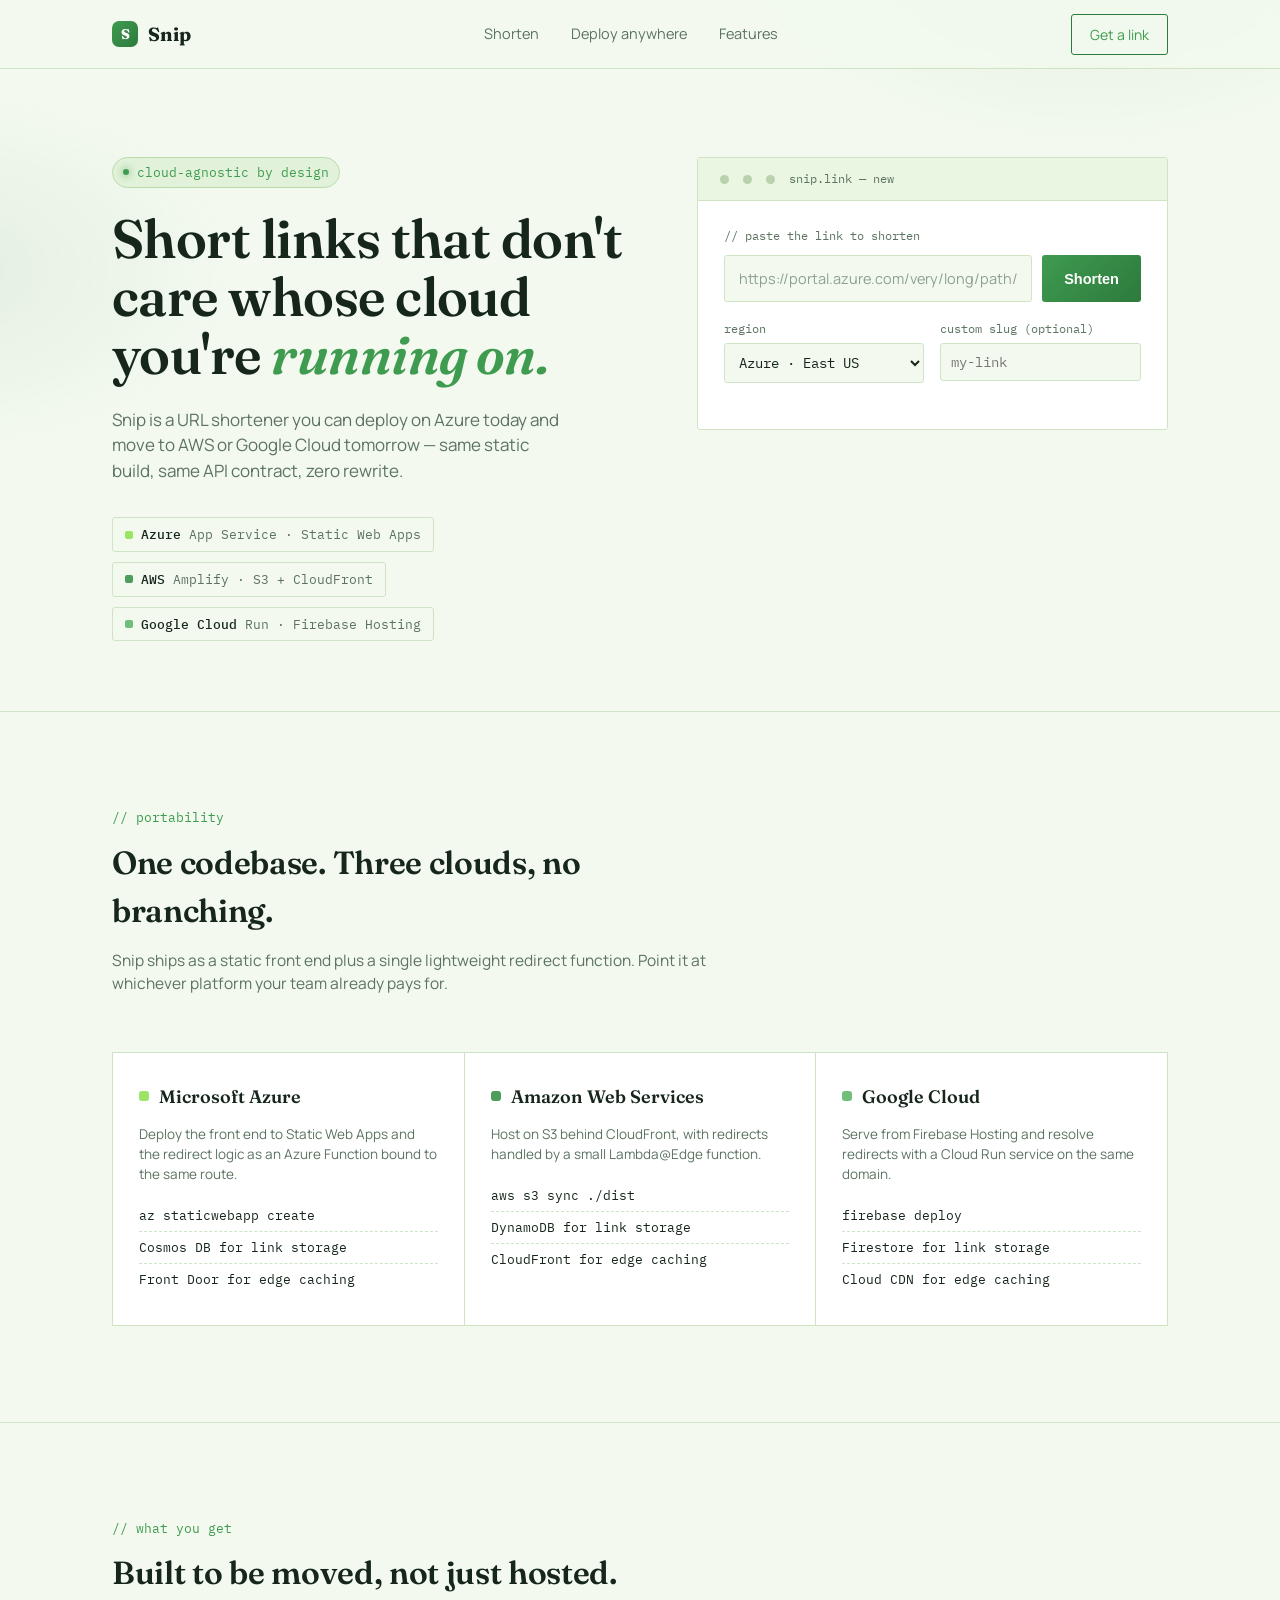
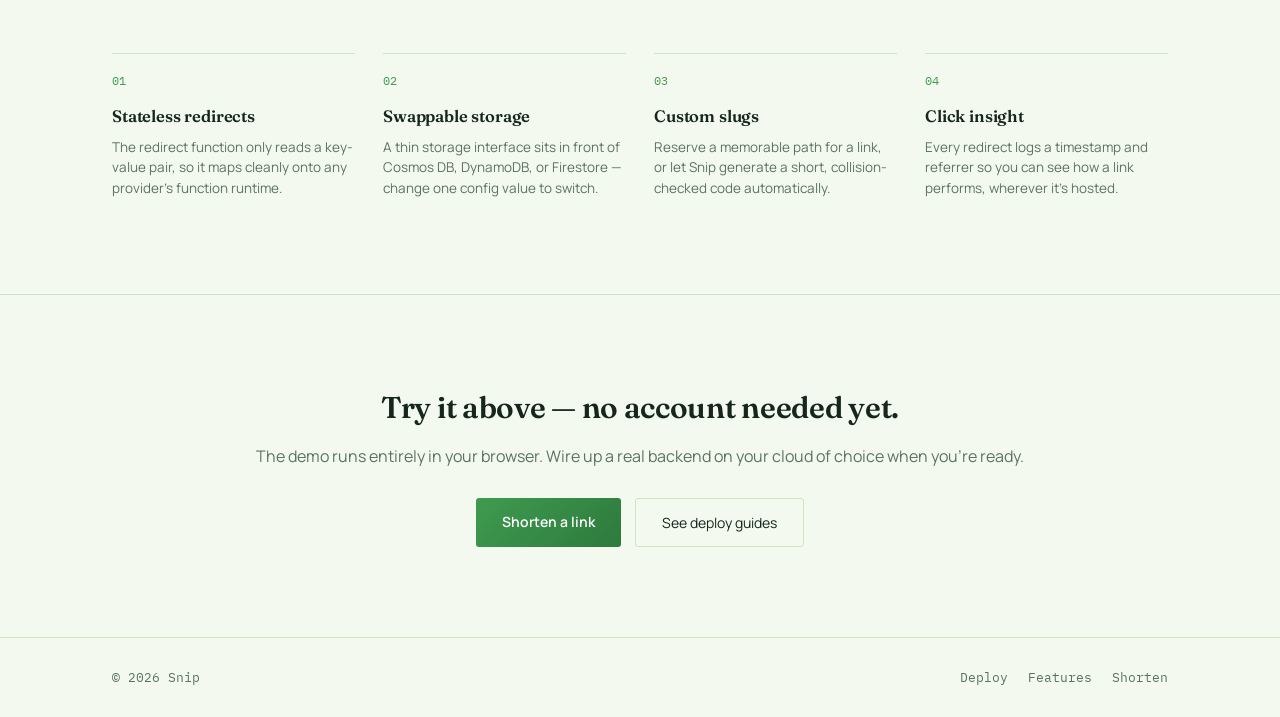
<file: Cloud-Tiny-Project/index.html>
<!DOCTYPE html>
<html lang="en">
<head>
<meta charset="UTF-8" />
<meta name="viewport" content="width=device-width, initial-scale=1.0" />
<title>Snip — Shorten links. Run anywhere.</title>
<link rel="preconnect" href="https://fonts.googleapis.com">
<link href="https://fonts.googleapis.com/css2?family=Fraunces:opsz,wght@9..144,500;9..144,600;9..144,700&family=Manrope:wght@400;500;600;700&family=IBM+Plex+Mono:wght@400;500&display=swap" rel="stylesheet">
<style>
  :root{
    --bg: #f3f9ef;
    --surface: #ffffff;
    --surface-2: #eaf5e2;
    --line: #cfe4c4;
    --text: #16261a;
    --muted: #5b7360;
    --green-1: #3f9b4f;
    --green-2: #2d7a3d;
    --green-dim: #e2f2da;
    --radius: 3px;
  }

  *{ box-sizing: border-box; margin:0; padding:0; }

  html{ scroll-behavior: smooth; }

  body{
    background: var(--bg);
    color: var(--text);
    font-family: 'Manrope', sans-serif;
    line-height: 1.5;
    -webkit-font-smoothing: antialiased;
  }

  body::before{
    content:"";
    position: fixed;
    inset: 0;
    background:
      radial-gradient(600px 400px at 85% -10%, rgba(63,155,79,0.10), transparent 60%),
      radial-gradient(500px 300px at -5% 30%, rgba(45,122,61,0.08), transparent 60%);
    pointer-events: none;
    z-index: 0;
  }

  h1,h2,h3, .display{
    font-family: 'Fraunces', serif;
    font-weight: 600;
    letter-spacing: -0.01em;
  }

  .mono{ font-family: 'IBM Plex Mono', monospace; }

  a{ color: inherit; text-decoration: none; }

  .wrap{
    max-width: 1120px;
    margin: 0 auto;
    padding: 0 32px;
  }

  /* ---------- NAV ---------- */
  nav{
    position: sticky;
    top:0;
    z-index: 20;
    background: rgba(243,249,239,0.85);
    backdrop-filter: blur(10px);
    border-bottom: 1px solid var(--line);
  }
  nav .wrap{
    display:flex;
    align-items:center;
    justify-content:space-between;
    height: 68px;
  }
  .logo{
    display:flex;
    align-items:center;
    gap:10px;
    font-family:'Fraunces', serif;
    font-weight:700;
    font-size: 19px;
  }
  .logo-mark{
    width: 26px; height: 26px;
    border-radius: 7px;
    background: linear-gradient(135deg, var(--green-1), var(--green-2));
    display:flex; align-items:center; justify-content:center;
    color:#ffffff;
    font-size: 14px;
    font-weight: 800;
  }
  .navlinks{ display:flex; gap:32px; font-size:14.5px; color: var(--muted); }
  .navlinks a:hover{ color: var(--text); }
  .navcta{
    padding: 9px 18px;
    border: 1px solid var(--green-2);
    border-radius: var(--radius);
    font-size: 14px;
    color: var(--green-1);
  }
  .navcta:hover{ background: var(--green-dim); }

  /* ---------- HERO ---------- */
  header.hero{
    position: relative;
    z-index:1;
    padding: 88px 0 70px;
    border-bottom: 1px solid var(--line);
  }
  .hero-grid{
    display:grid;
    grid-template-columns: 1.05fr 0.95fr;
    gap: 64px;
    align-items: start;
  }
  .kicker{
    display:inline-flex;
    align-items:center;
    gap: 8px;
    font-family:'IBM Plex Mono', monospace;
    font-size: 12.5px;
    color: var(--green-1);
    background: var(--green-dim);
    border: 1px solid #b9dba9;
    padding: 5px 10px;
    border-radius: 20px;
    margin-bottom: 22px;
  }
  .kicker .dot{
    width:6px; height:6px; border-radius:50%;
    background: var(--green-1);
    box-shadow: 0 0 8px var(--green-1);
  }
  h1.hero-title{
    font-size: 54px;
    line-height: 1.08;
    margin-bottom: 22px;
    font-weight: 600;
  }
  h1.hero-title .accent{
    font-style: italic;
    color: var(--green-1);
  }
  .hero-sub{
    color: var(--muted);
    font-size: 17px;
    max-width: 46ch;
    margin-bottom: 34px;
  }
  .platform-row{
    display:flex;
    gap: 10px;
    flex-wrap: wrap;
  }
  .platform-chip{
    display:flex;
    align-items:center;
    gap:8px;
    font-family:'IBM Plex Mono', monospace;
    font-size: 12.5px;
    color: var(--muted);
    border: 1px solid var(--line);
    padding: 7px 12px;
    border-radius: var(--radius);
  }
  .platform-chip b{ color: var(--text); font-weight:500; }
  .platform-chip .sw{ width:8px; height:8px; border-radius: 2px; }

  /* ---------- SHORTENER CARD ---------- */
  .tool{
    background: var(--surface);
    border: 1px solid var(--line);
    border-radius: var(--radius);
    overflow: hidden;
  }
  .tool-top{
    display:flex;
    align-items:center;
    gap:8px;
    padding: 12px 16px;
    border-bottom: 1px solid var(--line);
    background: var(--surface-2);
  }
  .tool-top .tdot{ width:9px; height:9px; border-radius:50%; background: #b9d1ac; }
  .tool-top span{ font-family:'IBM Plex Mono',monospace; font-size:12px; color:var(--muted); margin-left:6px; }
  .tool-body{ padding: 26px; }
  .tool-label{
    font-family:'IBM Plex Mono', monospace;
    font-size: 12px;
    color: var(--muted);
    margin-bottom: 10px;
  }
  .tool-input-row{
    display:flex;
    gap:10px;
    margin-bottom: 18px;
  }
  #longUrl{
    flex:1;
    background: var(--bg);
    border: 1px solid var(--line);
    color: var(--text);
    padding: 13px 14px;
    border-radius: var(--radius);
    font-size: 14.5px;
    font-family: 'Manrope', sans-serif;
  }
  #longUrl:focus{ outline:none; border-color: var(--green-2); }
  #longUrl::placeholder{ color: #8ba18e; }
  .btn-primary{
    background: linear-gradient(135deg, var(--green-1), var(--green-2));
    color: #ffffff;
    border:none;
    font-weight: 600;
    font-size: 14.5px;
    padding: 0 22px;
    border-radius: var(--radius);
    cursor:pointer;
    white-space: nowrap;
  }
  .btn-primary:hover{ filter: brightness(1.07); }
  .btn-primary:active{ transform: translateY(1px); }

  .opts-row{
    display:flex;
    gap: 16px;
    margin-bottom: 20px;
  }
  .opt{
    flex:1;
  }
  .opt label{
    display:block;
    font-size: 11.5px;
    color: var(--muted);
    margin-bottom: 6px;
    font-family:'IBM Plex Mono', monospace;
  }
  .opt select, .opt input{
    width:100%;
    background: var(--bg);
    border: 1px solid var(--line);
    color: var(--text);
    padding: 9px 10px;
    border-radius: var(--radius);
    font-size: 13.5px;
    font-family: 'IBM Plex Mono', monospace;
  }
  .opt select:focus, .opt input:focus{ outline:none; border-color: var(--green-2); }

  #resultBox{
    display:none;
    background: var(--green-dim);
    border: 1px solid #b9dba9;
    border-radius: var(--radius);
    padding: 16px;
    margin-top: 4px;
  }
  #resultBox.show{ display:block; }
  .result-row{
    display:flex;
    align-items:center;
    justify-content:space-between;
    gap: 10px;
  }
  #shortLink{
    font-family:'IBM Plex Mono', monospace;
    font-size: 15px;
    color: var(--green-1);
    word-break: break-all;
  }
  .copy-btn{
    background: transparent;
    border: 1px solid var(--green-2);
    color: var(--green-1);
    font-size: 12.5px;
    padding: 7px 12px;
    border-radius: var(--radius);
    cursor:pointer;
    flex-shrink:0;
  }
  .copy-btn:hover{ background: rgba(155,229,100,0.08); }
  .result-meta{
    font-size: 12px;
    color: var(--muted);
    margin-top: 10px;
    font-family:'IBM Plex Mono', monospace;
  }

  .history{
    margin-top: 18px;
  }
  .history-row{
    display:flex;
    justify-content:space-between;
    align-items:center;
    padding: 9px 0;
    border-top: 1px solid var(--line);
    font-size: 13px;
  }
  .history-row .h-short{ color: var(--green-1); font-family:'IBM Plex Mono', monospace; }
  .history-row .h-long{ color: var(--muted); max-width: 220px; overflow:hidden; text-overflow:ellipsis; white-space:nowrap; }

  /* ---------- DEPLOY / REGIONS SECTION ---------- */
  section.deploy{
    padding: 96px 0;
    border-bottom: 1px solid var(--line);
    position:relative; z-index:1;
  }
  .section-head{
    max-width: 60ch;
    margin-bottom: 56px;
  }
  .section-head .eyebrow{
    font-family:'IBM Plex Mono', monospace;
    font-size: 12.5px;
    color: var(--green-1);
    margin-bottom: 12px;
  }
  .section-head h2{
    font-size: 32px;
    margin-bottom: 14px;
  }
  .section-head p{ color: var(--muted); font-size: 15.5px; }

  .cloud-grid{
    display:grid;
    grid-template-columns: repeat(3, 1fr);
    gap: 1px;
    background: var(--line);
    border: 1px solid var(--line);
  }
  .cloud-card{
    background: var(--surface);
    padding: 30px 26px;
  }
  .cloud-card .cname{
    font-family:'Fraunces', serif;
    font-weight: 600;
    font-size: 18px;
    display:flex;
    align-items:center;
    gap: 10px;
    margin-bottom: 14px;
  }
  .cloud-card .cname .sw{ width:10px; height:10px; border-radius:3px; }
  .cloud-card p{ color: var(--muted); font-size: 13.5px; margin-bottom: 16px; }
  .cloud-card ul{ list-style:none; }
  .cloud-card li{
    font-family:'IBM Plex Mono', monospace;
    font-size: 12.5px;
    color: var(--text);
    padding: 6px 0;
    border-top: 1px dashed var(--line);
  }
  .cloud-card li:first-child{ border-top:none; }

  /* ---------- FEATURES ---------- */
  section.features{
    padding: 96px 0;
    border-bottom: 1px solid var(--line);
    position:relative; z-index:1;
  }
  .feat-grid{
    display:grid;
    grid-template-columns: repeat(4, 1fr);
    gap: 28px;
  }
  .feat{
    padding-top: 18px;
    border-top: 1px solid var(--line);
  }
  .feat .fnum{
    font-family:'IBM Plex Mono', monospace;
    font-size: 12px;
    color: var(--green-1);
    margin-bottom: 14px;
    display:block;
  }
  .feat h3{ font-size: 16.5px; margin-bottom: 8px; }
  .feat p{ font-size: 13.5px; color: var(--muted); }

  /* ---------- CTA ---------- */
  section.cta-band{
    padding: 90px 0;
    text-align:center;
    position:relative; z-index:1;
  }
  .cta-band h2{ font-size: 30px; margin-bottom: 14px; }
  .cta-band p{ color: var(--muted); margin-bottom: 30px; }
  .cta-buttons{ display:flex; gap:14px; justify-content:center; }
  .btn-ghost{
    padding: 13px 26px;
    border: 1px solid var(--line);
    border-radius: var(--radius);
    font-size: 14px;
    color: var(--text);
  }
  .btn-ghost:hover{ border-color: var(--green-2); }
  .btn-solid{
    padding: 13px 26px;
    border-radius: var(--radius);
    font-size: 14px;
    font-weight: 600;
    background: linear-gradient(135deg, var(--green-1), var(--green-2));
    color: #ffffff;
  }

  footer{
    border-top: 1px solid var(--line);
    padding: 30px 0;
  }
  footer .wrap{
    display:flex;
    justify-content:space-between;
    align-items:center;
    color: var(--muted);
    font-size: 12.5px;
    font-family:'IBM Plex Mono', monospace;
  }
  footer .flinks{ display:flex; gap:20px; }
  footer a:hover{ color: var(--text); }

  @media (max-width: 880px){
    .hero-grid{ grid-template-columns: 1fr; }
    .cloud-grid{ grid-template-columns: 1fr; }
    .feat-grid{ grid-template-columns: 1fr 1fr; }
    h1.hero-title{ font-size: 36px; }
    .navlinks{ display:none; }
  }

  :focus-visible{ outline: 2px solid var(--green-1); outline-offset: 2px; }

  @media (prefers-reduced-motion: reduce){
    html{ scroll-behavior: auto; }
  }
</style>
</head>
<body>

<nav>
  <div class="wrap">
    <div class="logo"><span class="logo-mark">S</span>Snip</div>
    <div class="navlinks">
      <a href="#tool">Shorten</a>
      <a href="#deploy">Deploy anywhere</a>
      <a href="#features">Features</a>
    </div>
    <a class="navcta" href="#tool">Get a link</a>
  </div>
</nav>

<header class="hero">
  <div class="wrap hero-grid">
    <div>
      <div class="kicker"><span class="dot"></span>cloud-agnostic by design</div>
      <h1 class="hero-title">Short links that don't<br>care whose cloud<br>you're <span class="accent">running on.</span></h1>
      <p class="hero-sub">Snip is a URL shortener you can deploy on Azure today and move to AWS or Google Cloud tomorrow — same static build, same API contract, zero rewrite.</p>
      <div class="platform-row">
        <div class="platform-chip"><span class="sw" style="background:#9be564"></span><b>Azure</b> App Service · Static Web Apps</div>
        <div class="platform-chip"><span class="sw" style="background:#4f9d5c"></span><b>AWS</b> Amplify · S3 + CloudFront</div>
        <div class="platform-chip"><span class="sw" style="background:#6fbf7a"></span><b>Google Cloud</b> Run · Firebase Hosting</div>
      </div>
    </div>

    <div class="tool" id="tool">
      <div class="tool-top">
        <span class="tdot"></span><span class="tdot"></span><span class="tdot"></span>
        <span>snip.link — new</span>
      </div>
      <div class="tool-body">
        <div class="tool-label">// paste the link to shorten</div>
        <div class="tool-input-row">
          <input id="longUrl" type="text" placeholder="https://portal.azure.com/very/long/path/to/a/resource" />
          <button class="btn-primary" onclick="shorten()">Shorten</button>
        </div>
        <div class="opts-row">
          <div class="opt">
            <label>region</label>
            <select id="region">
              <option>Azure · East US</option>
              <option>AWS · us-east-1</option>
              <option>GCP · us-central1</option>
            </select>
          </div>
          <div class="opt">
            <label>custom slug (optional)</label>
            <input id="slug" type="text" placeholder="my-link" />
          </div>
        </div>
        <div id="resultBox">
          <div class="result-row">
            <div id="shortLink" class="mono">—</div>
            <button class="copy-btn" onclick="copyLink()">Copy</button>
          </div>
          <div class="result-meta" id="resultMeta"></div>
        </div>
        <div class="history" id="history"></div>
      </div>
    </div>
  </div>
</header>

<section class="deploy" id="deploy">
  <div class="wrap">
    <div class="section-head">
      <div class="eyebrow">// portability</div>
      <h2>One codebase. Three clouds, no branching.</h2>
      <p>Snip ships as a static front end plus a single lightweight redirect function. Point it at whichever platform your team already pays for.</p>
    </div>
    <div class="cloud-grid">
      <div class="cloud-card">
        <div class="cname"><span class="sw" style="background:#9be564"></span>Microsoft Azure</div>
        <p>Deploy the front end to Static Web Apps and the redirect logic as an Azure Function bound to the same route.</p>
        <ul>
          <li>az staticwebapp create</li>
          <li>Cosmos DB for link storage</li>
          <li>Front Door for edge caching</li>
        </ul>
      </div>
      <div class="cloud-card">
        <div class="cname"><span class="sw" style="background:#4f9d5c"></span>Amazon Web Services</div>
        <p>Host on S3 behind CloudFront, with redirects handled by a small Lambda@Edge function.</p>
        <ul>
          <li>aws s3 sync ./dist</li>
          <li>DynamoDB for link storage</li>
          <li>CloudFront for edge caching</li>
        </ul>
      </div>
      <div class="cloud-card">
        <div class="cname"><span class="sw" style="background:#6fbf7a"></span>Google Cloud</div>
        <p>Serve from Firebase Hosting and resolve redirects with a Cloud Run service on the same domain.</p>
        <ul>
          <li>firebase deploy</li>
          <li>Firestore for link storage</li>
          <li>Cloud CDN for edge caching</li>
        </ul>
      </div>
    </div>
  </div>
</section>

<section class="features" id="features">
  <div class="wrap">
    <div class="section-head">
      <div class="eyebrow">// what you get</div>
      <h2>Built to be moved, not just hosted.</h2>
    </div>
    <div class="feat-grid">
      <div class="feat">
        <span class="fnum">01</span>
        <h3>Stateless redirects</h3>
        <p>The redirect function only reads a key-value pair, so it maps cleanly onto any provider's function runtime.</p>
      </div>
      <div class="feat">
        <span class="fnum">02</span>
        <h3>Swappable storage</h3>
        <p>A thin storage interface sits in front of Cosmos DB, DynamoDB, or Firestore — change one config value to switch.</p>
      </div>
      <div class="feat">
        <span class="fnum">03</span>
        <h3>Custom slugs</h3>
        <p>Reserve a memorable path for a link, or let Snip generate a short, collision-checked code automatically.</p>
      </div>
      <div class="feat">
        <span class="fnum">04</span>
        <h3>Click insight</h3>
        <p>Every redirect logs a timestamp and referrer so you can see how a link performs, wherever it's hosted.</p>
      </div>
    </div>
  </div>
</section>

<section class="cta-band">
  <div class="wrap">
    <h2>Try it above — no account needed yet.</h2>
    <p>The demo runs entirely in your browser. Wire up a real backend on your cloud of choice when you're ready.</p>
    <div class="cta-buttons">
      <a class="btn-solid" href="#tool">Shorten a link</a>
      <a class="btn-ghost" href="#deploy">See deploy guides</a>
    </div>
  </div>
</section>

<footer>
  <div class="wrap">
    <div>© 2026 Snip</div>
    <div class="flinks">
      <a href="#deploy">Deploy</a>
      <a href="#features">Features</a>
      <a href="#tool">Shorten</a>
    </div>
  </div>
</footer>

<script>
  const history = [];
  const usedCodes = new Set();

  function randomCode(len = 6){
    const chars = 'abcdefghijkmnpqrstuvwxyzACDEFGHJKLMNPQRSTUVWXY23456789';
    let out = '';
    for(let i=0;i<len;i++) out += chars[Math.floor(Math.random()*chars.length)];
    return out;
  }

  function isValidUrl(str){
    try{ new URL(str); return true; } catch(e){ return false; }
  }

  function shorten(){
    const input = document.getElementById('longUrl');
    const slugInput = document.getElementById('slug');
    const region = document.getElementById('region').value;
    let url = input.value.trim();

    if(!url){ input.focus(); return; }
    if(!/^https?:\/\//i.test(url)) url = 'https://' + url;
    if(!isValidUrl(url)){
      input.style.borderColor = '#c25b4a';
      setTimeout(()=> input.style.borderColor = '', 1200);
      return;
    }

    let slug = slugInput.value.trim().replace(/[^a-zA-Z0-9-_]/g, '');
    if(slug && usedCodes.has(slug)){
      slug = slug + '-' + randomCode(3);
    }
    if(!slug){
      do { slug = randomCode(); } while(usedCodes.has(slug));
    }
    usedCodes.add(slug);

    const shortUrl = 'snip.link/' + slug;
    document.getElementById('shortLink').textContent = shortUrl;
    document.getElementById('resultMeta').textContent = 'resolves via ' + region + ' · created just now';
    document.getElementById('resultBox').classList.add('show');

    history.unshift({ short: shortUrl, long: url });
    renderHistory();

    input.value = '';
    slugInput.value = '';
  }

  function renderHistory(){
    const box = document.getElementById('history');
    box.innerHTML = history.slice(0, 5).map(item => `
      <div class="history-row">
        <span class="h-short mono">${item.short}</span>
        <span class="h-long">${item.long}</span>
      </div>
    `).join('');
  }

  function copyLink(){
    const text = document.getElementById('shortLink').textContent;
    if(text === '—') return;
    navigator.clipboard.writeText('https://' + text).then(()=>{
      const btn = document.querySelector('.copy-btn');
      const old = btn.textContent;
      btn.textContent = 'Copied';
      setTimeout(()=> btn.textContent = old, 1200);
    });
  }

  document.getElementById('longUrl').addEventListener('keydown', (e)=>{
    if(e.key === 'Enter') shorten();
  });
</script>

</body>
</html>
</file>
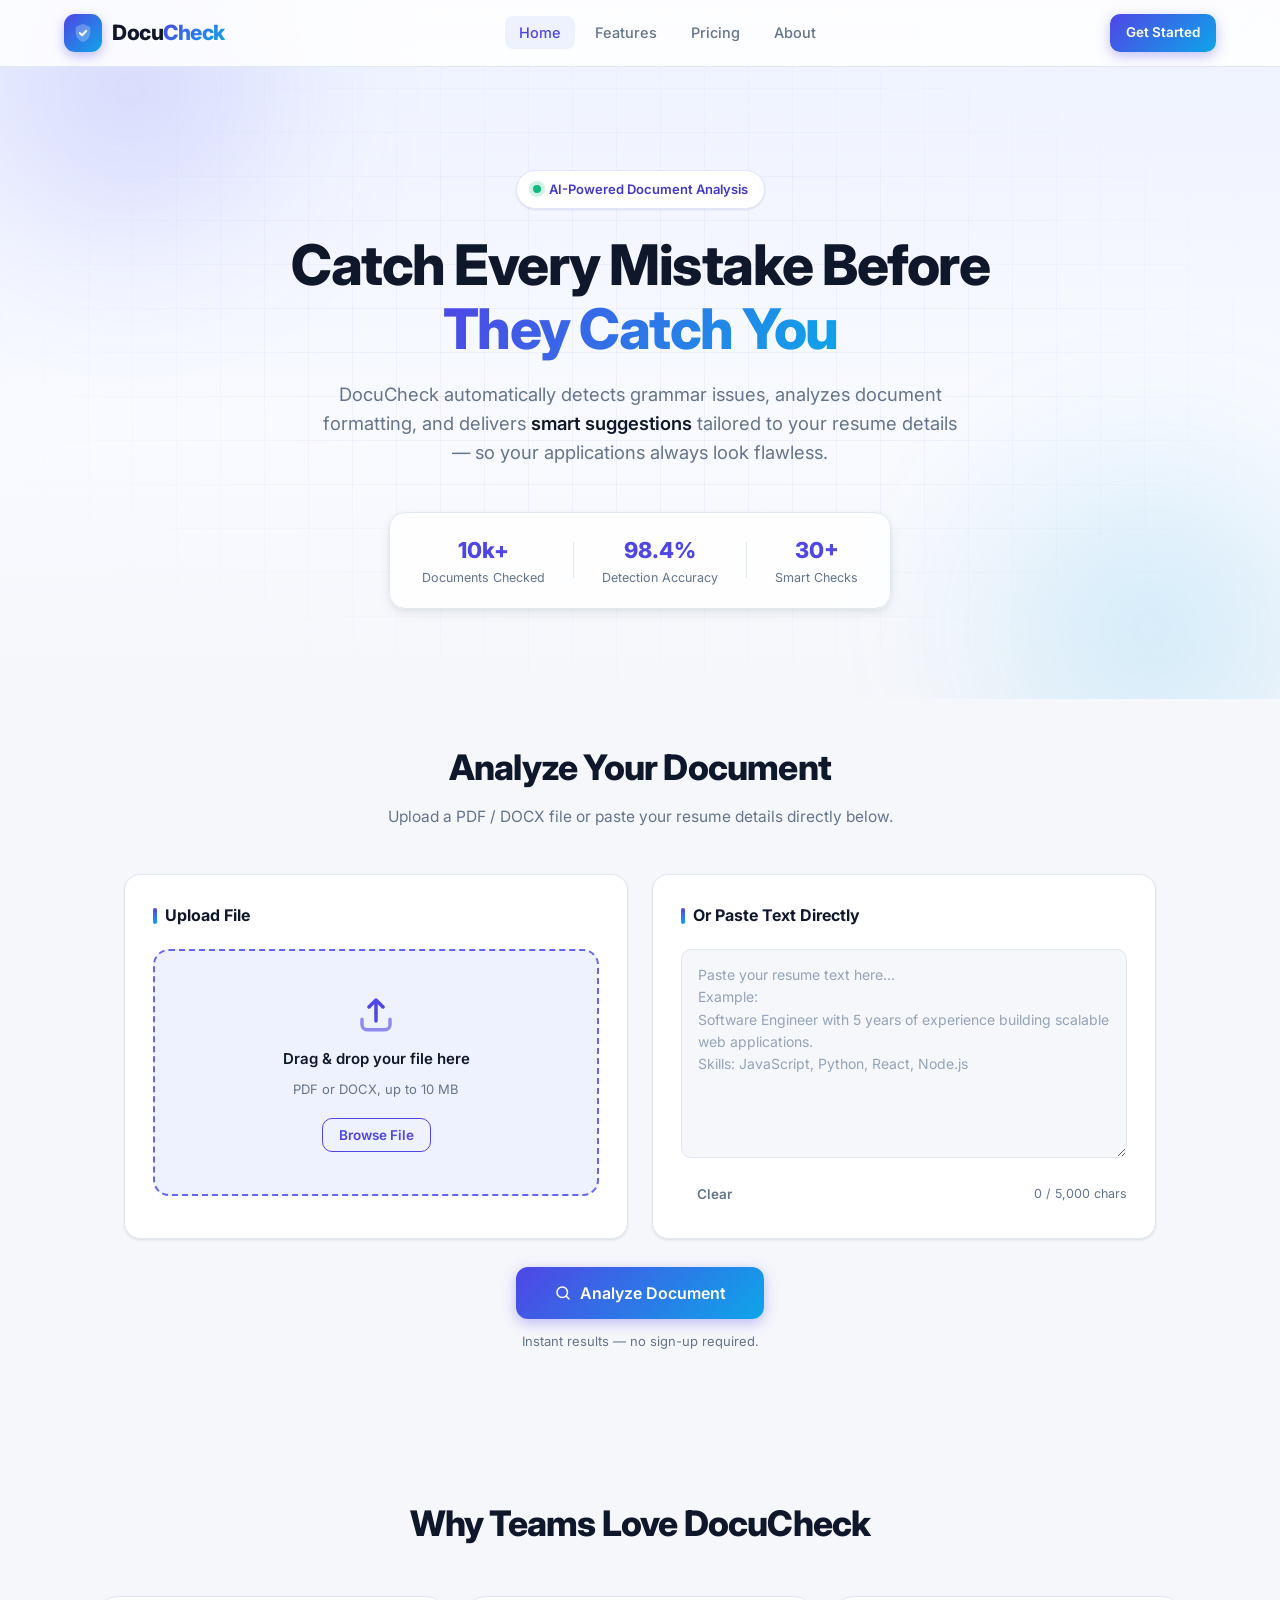
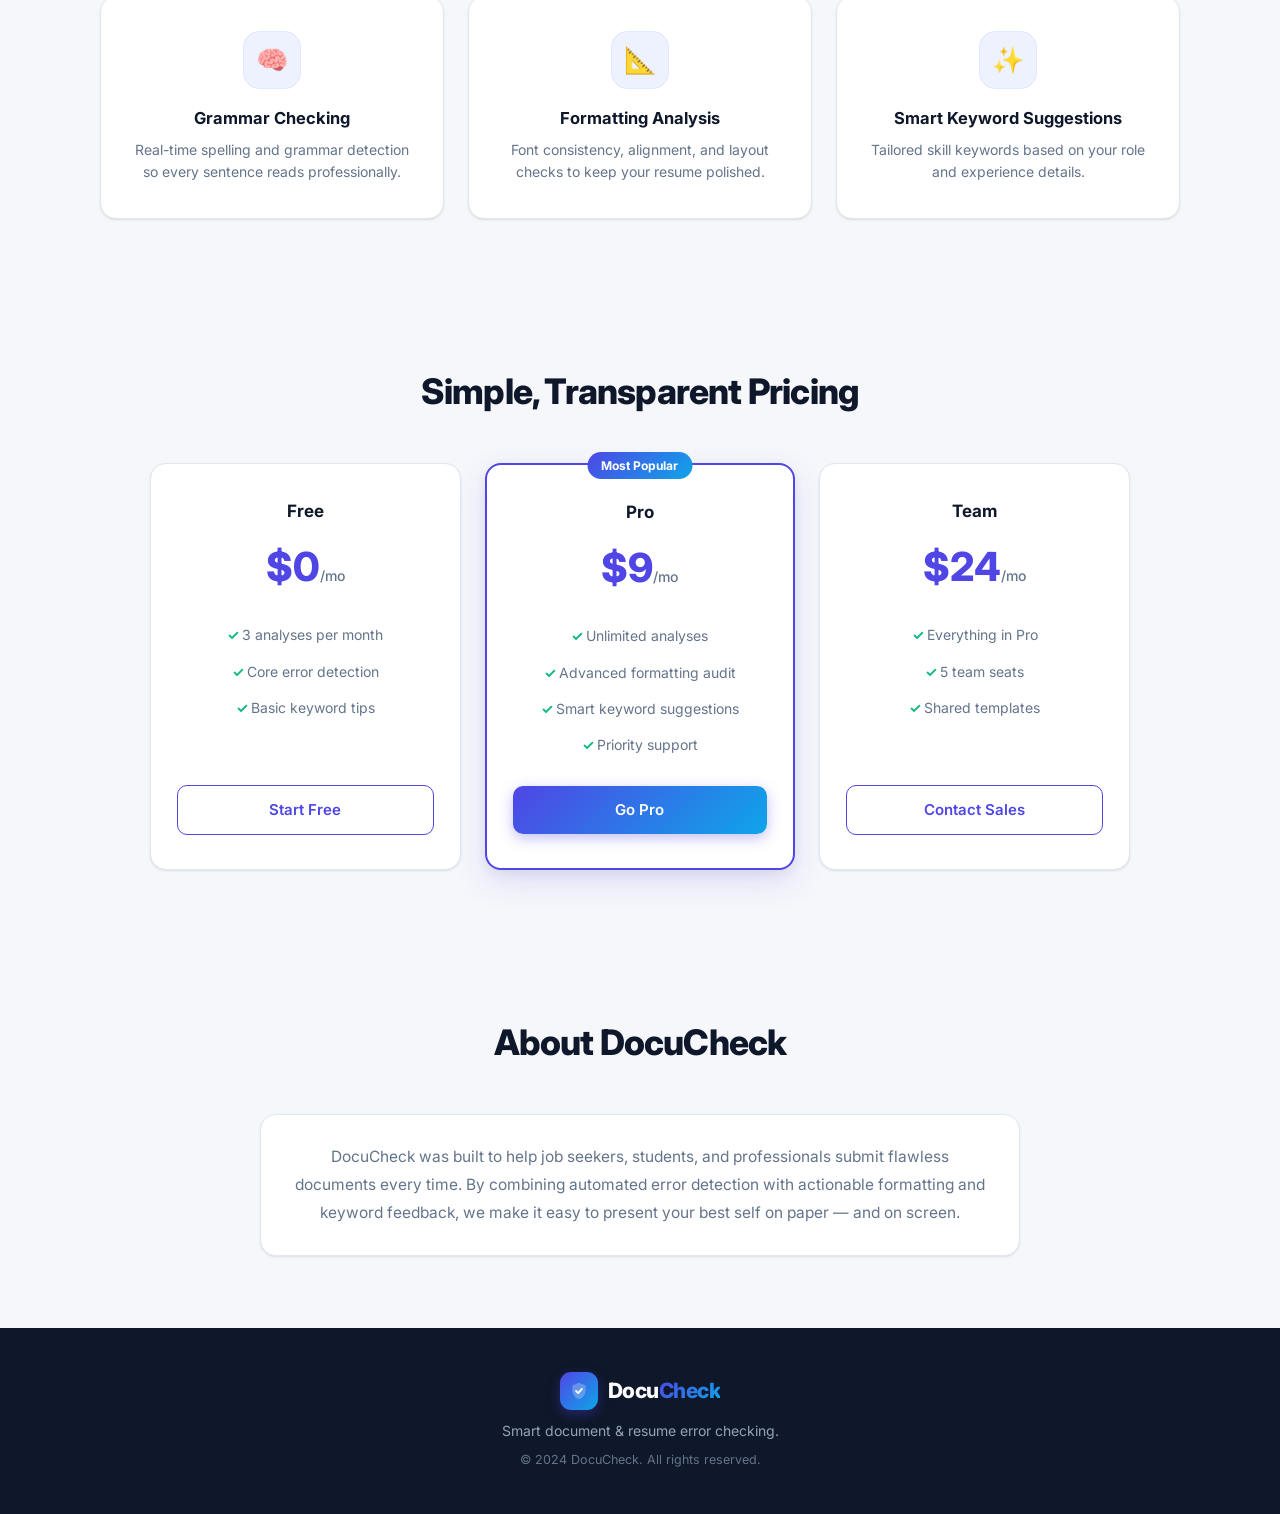
<file: DocuCheck/index.html>
<!DOCTYPE html>
<html lang="en">
<head>
    <meta charset="UTF-8" />
    <meta name="viewport" content="width=device-width, initial-scale=1.0" />
    <meta name="description" content="DocuCheck — Automated document and resume error checking with grammar, formatting, and smart keyword suggestions." />
    <title>DocuCheck — Smart Resume & Document Error Checker</title>
    <link rel="preconnect" href="https://fonts.googleapis.com" />
    <link rel="preconnect" href="https://fonts.gstatic.com" crossorigin />
    <link href="https://fonts.googleapis.com/css2?family=Inter:wght@400;500;600;700;800&display=swap" rel="stylesheet" />
    <link rel="stylesheet" href="style.css" />
</head>
<body>

    <!-- ======================= NAVBAR ======================= -->
    <header class="navbar" id="navbar">
        <nav class="nav-container">
            <a href="#home" class="brand" aria-label="DocuCheck home">
                <span class="brand-icon">
                    <svg width="22" height="22" viewBox="0 0 24 24" fill="none" aria-hidden="true">
                        <path d="M12 2L4 5.5v5.7c0 4.9 3.4 9.4 8 10.8 4.6-1.4 8-5.9 8-10.8V5.5L12 2z" fill="currentColor" opacity="0.25" />
                        <path d="M8.5 12l2.5 2.5 4.5-5" stroke="currentColor" stroke-width="2.2" stroke-linecap="round" stroke-linejoin="round" />
                    </svg>
                </span>
                <span class="brand-name">Docu<span class="brand-accent">Check</span></span>
            </a>

            <ul class="nav-links" id="nav-links">
                <li><a href="#home" class="nav-link active">Home</a></li>
                <li><a href="#features" class="nav-link">Features</a></li>
                <li><a href="#pricing" class="nav-link">Pricing</a></li>
                <li><a href="#about" class="nav-link">About</a></li>
                <li class="nav-cta-mobile"><a href="#analyzer" class="btn btn-primary btn-sm">Get Started</a></li>
            </ul>

            <div class="nav-actions">
                <a href="#analyzer" class="btn btn-primary btn-sm">Get Started</a>
                <button class="hamburger" id="hamburger" aria-label="Toggle navigation menu" aria-expanded="false">
                    <span></span><span></span><span></span>
                </button>
            </div>
        </nav>
    </header>

    <!-- ======================= HERO ======================= -->
    <section class="hero" id="home">
        <div class="hero-bg">
            <div class="blob blob-1"></div>
            <div class="blob blob-2"></div>
            <div class="grid-overlay"></div>
        </div>

        <div class="hero-content">
            <span class="hero-badge">
                <span class="badge-dot"></span>
                AI-Powered Document Analysis
            </span>
            <h1 class="hero-title">
                Catch Every Mistake Before <span class="gradient-text">They Catch You</span>
            </h1>
            <p class="hero-subtitle">
                DocuCheck automatically detects grammar issues, analyzes document formatting,
                and delivers <strong>smart suggestions</strong> tailored to your resume details —
                so your applications always look flawless.
            </p>

            <div class="hero-stats">
                <div class="stat">
                    <span class="stat-value">10k+</span>
                    <span class="stat-label">Documents Checked</span>
                </div>
                <div class="stat-divider"></div>
                <div class="stat">
                    <span class="stat-value">98.4%</span>
                    <span class="stat-label">Detection Accuracy</span>
                </div>
                <div class="stat-divider"></div>
                <div class="stat">
                    <span class="stat-value">30+</span>
                    <span class="stat-label">Smart Checks</span>
                </div>
            </div>
        </div>
    </section>

    <!-- ======================= ANALYZER / UPLOAD ======================= -->
    <section class="analyzer-section" id="analyzer">
        <div class="section-heading">
            <h2>Analyze Your Document</h2>
            <p>Upload a PDF / DOCX file or paste your resume details directly below.</p>
        </div>

        <div class="analyzer-grid">
            <!-- Left column: file upload -->
            <div class="card upload-card">
                <h3 class="card-title">Upload File</h3>

                <div class="dropzone" id="dropzone">
                    <div class="dropzone-icon">
                        <svg width="42" height="42" viewBox="0 0 24 24" fill="none" aria-hidden="true">
                            <path d="M12 16V4m0 0l-4 4m4-4l4 4" stroke="currentColor" stroke-width="2" stroke-linecap="round" stroke-linejoin="round" />
                            <path d="M4 15v3a3 3 0 003 3h10a3 3 0 003-3v-3" stroke="currentColor" stroke-width="2" stroke-linecap="round" stroke-linejoin="round" opacity="0.6" />
                        </svg>
                    </div>
                    <p class="dropzone-title">Drag &amp; drop your file here</p>
                    <p class="dropzone-hint">PDF or DOCX, up to 10 MB</p>
                    <button class="btn btn-outline btn-sm" id="browse-btn" type="button">Browse File</button>
                    <input type="file" id="file-input" accept=".pdf,.docx" hidden />
                </div>

                <div class="file-status" id="file-status" aria-live="polite"></div>
            </div>

            <!-- Right column: paste text -->
            <div class="card paste-card">
                <h3 class="card-title">Or Paste Text Directly</h3>
                <textarea
                    id="text-input"
                    class="text-input"
                    rows="8"
                    placeholder="Paste your resume text here...&#10;Example:&#10;Software Engineer with 5 years of experience building scalable web applications.&#10;Skills: JavaScript, Python, React, Node.js"
                ></textarea>
                <div class="paste-actions">
                    <button class="btn btn-ghost btn-sm" id="clear-btn" type="button">Clear</button>
                    <span class="char-count" id="char-count">0 / 5,000 chars</span>
                </div>
            </div>
        </div>

        <!-- Analyze CTA -->
        <div class="analyze-wrap">
            <button class="btn btn-primary btn-lg" id="analyze-btn" type="button">
                <svg width="18" height="18" viewBox="0 0 24 24" fill="none" aria-hidden="true">
                    <circle cx="11" cy="11" r="7" stroke="currentColor" stroke-width="2" />
                    <path d="M20 20l-3.5-3.5" stroke="currentColor" stroke-width="2" stroke-linecap="round" />
                </svg>
                Analyze Document
            </button>
            <p class="analyze-note">Instant results — no sign-up required.</p>
        </div>
    </section>

    <!-- ======================= RESULTS ======================= -->
    <section class="results-section" id="results" aria-live="polite">
        <div class="section-heading">
            <h2>Analysis Results</h2>
            <p>Here's how your document performed.</p>
        </div>

        <!-- Score summary -->
        <div class="card score-card">
            <div class="score-ring" id="score-ring" style="--score: 0">
                <div class="score-inner">
                    <span class="score-value" id="score-value">0</span>
                    <span class="score-max">/ 100</span>
                </div>
            </div>
            <div class="score-meta">
                <span class="score-label" id="score-label">Document Health Score</span>
                <p class="score-desc" id="score-desc">Run an analysis to see your document health.</p>
            </div>
        </div>

        <!-- Category cards -->
        <div class="results-grid">
            <div class="card result-card critical">
                <div class="result-card-header">
                    <span class="result-icon">❌</span>
                    <h3>Critical Errors</h3>
                    <span class="count-badge" id="critical-count">0</span>
                </div>
                <ul class="result-list" id="critical-list">
                    <li class="placeholder-item">No issues detected yet.</li>
                </ul>
            </div>

            <div class="card result-card warning">
                <div class="result-card-header">
                    <span class="result-icon">⚠️</span>
                    <h3>Formatting Warnings</h3>
                    <span class="count-badge" id="warning-count">0</span>
                </div>
                <ul class="result-list" id="warning-list">
                    <li class="placeholder-item">No issues detected yet.</li>
                </ul>
            </div>

            <div class="card result-card positive">
                <div class="result-card-header">
                    <span class="result-icon">✅</span>
                    <h3>Positive &amp; Smart Suggestions</h3>
                    <span class="count-badge" id="positive-count">0</span>
                </div>
                <ul class="result-list" id="positive-list">
                    <li class="placeholder-item">Run an analysis to see feedback.</li>
                </ul>
            </div>
        </div>
    </section>

    <!-- ======================= FEATURES / PRICING / ABOUT (anchors) ======================= -->
    <section class="info-section" id="features">
        <div class="section-heading">
            <h2>Why Teams Love DocuCheck</h2>
        </div>
        <div class="features-grid">
            <div class="card feature-card">
                <span class="feature-icon">🧠</span>
                <h3>Grammar Checking</h3>
                <p>Real-time spelling and grammar detection so every sentence reads professionally.</p>
            </div>
            <div class="card feature-card">
                <span class="feature-icon">📐</span>
                <h3>Formatting Analysis</h3>
                <p>Font consistency, alignment, and layout checks to keep your resume polished.</p>
            </div>
            <div class="card feature-card">
                <span class="feature-icon">✨</span>
                <h3>Smart Keyword Suggestions</h3>
                <p>Tailored skill keywords based on your role and experience details.</p>
            </div>
        </div>
    </section>

    <section class="info-section" id="pricing">
        <div class="section-heading">
            <h2>Simple, Transparent Pricing</h2>
        </div>
        <div class="pricing-grid">
            <div class="card pricing-card">
                <h3>Free</h3>
                <p class="price">$0<span>/mo</span></p>
                <ul>
                    <li>3 analyses per month</li>
                    <li>Core error detection</li>
                    <li>Basic keyword tips</li>
                </ul>
                <a href="#analyzer" class="btn btn-outline btn-block">Start Free</a>
            </div>
            <div class="card pricing-card featured">
                <span class="featured-tag">Most Popular</span>
                <h3>Pro</h3>
                <p class="price">$9<span>/mo</span></p>
                <ul>
                    <li>Unlimited analyses</li>
                    <li>Advanced formatting audit</li>
                    <li>Smart keyword suggestions</li>
                    <li>Priority support</li>
                </ul>
                <a href="#analyzer" class="btn btn-primary btn-block">Go Pro</a>
            </div>
            <div class="card pricing-card">
                <h3>Team</h3>
                <p class="price">$24<span>/mo</span></p>
                <ul>
                    <li>Everything in Pro</li>
                    <li>5 team seats</li>
                    <li>Shared templates</li>
                </ul>
                <a href="#analyzer" class="btn btn-outline btn-block">Contact Sales</a>
            </div>
        </div>
    </section>

    <section class="info-section" id="about">
        <div class="section-heading">
            <h2>About DocuCheck</h2>
        </div>
        <div class="card about-card">
            <p>
                DocuCheck was built to help job seekers, students, and professionals submit
                flawless documents every time. By combining automated error detection with
                actionable formatting and keyword feedback, we make it easy to present your
                best self on paper — and on screen.
            </p>
        </div>
    </section>

    <!-- ======================= FOOTER ======================= -->
    <footer class="footer">
        <div class="footer-content">
            <a href="#home" class="brand">
                <span class="brand-icon">
                    <svg width="20" height="20" viewBox="0 0 24 24" fill="none" aria-hidden="true">
                        <path d="M12 2L4 5.5v5.7c0 4.9 3.4 9.4 8 10.8 4.6-1.4 8-5.9 8-10.8V5.5L12 2z" fill="currentColor" opacity="0.25" />
                        <path d="M8.5 12l2.5 2.5 4.5-5" stroke="currentColor" stroke-width="2.2" stroke-linecap="round" stroke-linejoin="round" />
                    </svg>
                </span>
                <span class="brand-name">Docu<span class="brand-accent">Check</span></span>
            </a>
            <p class="footer-tag">Smart document &amp; resume error checking.</p>
            <p class="footer-copy">© 2024 DocuCheck. All rights reserved.</p>
        </div>
    </footer>

    <script src="script.js"></script>
</body>
</html>
</file>
<file: DocuCheck/style.css>
/* ============================================================
   DocuCheck — style.css
   Clean, modern SaaS dashboard aesthetic (Indigo / Blue theme)
   ============================================================ */

/* ---------- CSS Variables ---------- */
:root {
    --primary: #4f46e5;
    --primary-dark: #4338ca;
    --primary-light: #6366f1;
    --accent: #0ea5e9;
    --indigo-50: #eef2ff;
    --indigo-100: #e0e7ff;
    --bg: #f6f7fb;
    --surface: #ffffff;
    --text: #0f172a;
    --text-muted: #64748b;
    --border: #e2e8f0;
    --danger: #ef4444;
    --danger-bg: #fef2f2;
    --warning: #f59e0b;
    --warning-bg: #fffbeb;
    --success: #10b981;
    --success-bg: #ecfdf5;
    --shadow-sm: 0 1px 2px rgba(15, 23, 42, 0.05), 0 1px 3px rgba(15, 23, 42, 0.06);
    --shadow-md: 0 4px 12px rgba(15, 23, 42, 0.07), 0 2px 6px rgba(15, 23, 42, 0.05);
    --shadow-lg: 0 12px 32px rgba(79, 70, 229, 0.14), 0 4px 12px rgba(15, 23, 42, 0.06);
    --radius: 16px;
    --radius-sm: 10px;
    --transition: all 0.25s cubic-bezier(0.4, 0, 0.2, 1);
}

/* ---------- Reset / Base ---------- */
* {
    margin: 0;
    padding: 0;
    box-sizing: border-box;
}

html {
    scroll-behavior: smooth;
}

body {
    font-family: 'Inter', -apple-system, BlinkMacSystemFont, 'Segoe UI', sans-serif;
    color: var(--text);
    background: var(--bg);
    line-height: 1.6;
    overflow-x: hidden;
}

a {
    text-decoration: none;
    color: inherit;
}

ul {
    list-style: none;
}

button {
    font-family: inherit;
    cursor: pointer;
    border: none;
    background: none;
}

img,
svg {
    display: inline-block;
    vertical-align: middle;
}

section {
    padding: 72px 24px;
}

/* ---------- Buttons ---------- */
.btn {
    display: inline-flex;
    align-items: center;
    justify-content: center;
    gap: 8px;
    font-weight: 600;
    font-size: 15px;
    border-radius: var(--radius-sm);
    padding: 12px 22px;
    transition: var(--transition);
    white-space: nowrap;
}

.btn-primary {
    background: linear-gradient(135deg, var(--primary), var(--accent));
    color: #fff;
    box-shadow: 0 4px 14px rgba(79, 70, 229, 0.35);
}

.btn-primary:hover {
    transform: translateY(-2px);
    box-shadow: 0 8px 22px rgba(79, 70, 229, 0.45);
}

.btn-outline {
    border: 1.5px solid var(--primary);
    color: var(--primary);
    background: transparent;
}

.btn-outline:hover {
    background: var(--indigo-50);
    transform: translateY(-2px);
}

.btn-ghost {
    color: var(--text-muted);
}

.btn-ghost:hover {
    color: var(--danger);
    background: var(--danger-bg);
}

.btn-lg {
    padding: 16px 38px;
    font-size: 16px;
    border-radius: 12px;
}

.btn-sm {
    padding: 8px 16px;
    font-size: 13.5px;
}

.btn-block {
    width: 100%;
}

/* ---------- Navbar ---------- */
.navbar {
    position: fixed;
    top: 0;
    left: 0;
    right: 0;
    z-index: 100;
    background: rgba(255, 255, 255, 0.85);
    backdrop-filter: blur(14px);
    -webkit-backdrop-filter: blur(14px);
    border-bottom: 1px solid var(--border);
    transition: box-shadow 0.3s ease;
}

.navbar.scrolled {
    box-shadow: var(--shadow-md);
}

.nav-container {
    max-width: 1200px;
    margin: 0 auto;
    padding: 14px 24px;
    display: flex;
    align-items: center;
    justify-content: space-between;
    gap: 16px;
}

.brand {
    display: inline-flex;
    align-items: center;
    gap: 10px;
}

.brand-icon {
    display: grid;
    place-items: center;
    width: 38px;
    height: 38px;
    border-radius: 11px;
    color: #fff;
    background: linear-gradient(135deg, var(--primary), var(--accent));
    box-shadow: 0 4px 12px rgba(79, 70, 229, 0.35);
}

.brand-name {
    font-size: 21px;
    font-weight: 800;
    letter-spacing: -0.5px;
}

.brand-accent {
    background: linear-gradient(135deg, var(--primary), var(--accent));
    -webkit-background-clip: text;
    background-clip: text;
    -webkit-text-fill-color: transparent;
}

.nav-links {
    display: flex;
    align-items: center;
    gap: 6px;
}

.nav-link {
    padding: 8px 14px;
    font-weight: 500;
    font-size: 14.5px;
    color: var(--text-muted);
    border-radius: 8px;
    transition: var(--transition);
    position: relative;
}

.nav-link:hover,
.nav-link.active {
    color: var(--primary);
    background: var(--indigo-50);
}

.nav-actions {
    display: flex;
    align-items: center;
    gap: 14px;
}

.nav-cta-mobile {
    display: none;
}

/* Hamburger */
.hamburger {
    display: none;
    flex-direction: column;
    gap: 5px;
    padding: 8px;
}

.hamburger span {
    width: 24px;
    height: 2.4px;
    border-radius: 4px;
    background: var(--text);
    transition: var(--transition);
}

.hamburger.open span:nth-child(1) {
    transform: translateY(7.4px) rotate(45deg);
}

.hamburger.open span:nth-child(2) {
    opacity: 0;
}

.hamburger.open span:nth-child(3) {
    transform: translateY(-7.4px) rotate(-45deg);
}

/* ---------- Hero ---------- */
.hero {
    position: relative;
    padding: 170px 24px 90px;
    text-align: center;
    overflow: hidden;
    background: linear-gradient(180deg, #eef2ff 0%, #f8faff 60%, var(--bg) 100%);
}

.hero-bg {
    position: absolute;
    inset: 0;
    pointer-events: none;
}

.blob {
    position: absolute;
    border-radius: 50%;
    filter: blur(70px);
    opacity: 0.5;
}

.blob-1 {
    width: 420px;
    height: 420px;
    background: radial-gradient(circle, rgba(99, 102, 241, 0.5), transparent 70%);
    top: -120px;
    left: -80px;
    animation: float 8s ease-in-out infinite;
}

.blob-2 {
    width: 460px;
    height: 460px;
    background: radial-gradient(circle, rgba(14, 165, 233, 0.4), transparent 70%);
    bottom: -160px;
    right: -100px;
    animation: float 10s ease-in-out infinite reverse;
}

.grid-overlay {
    position: absolute;
    inset: 0;
    background-image:
        linear-gradient(rgba(79, 70, 229, 0.05) 1px, transparent 1px),
        linear-gradient(90deg, rgba(79, 70, 229, 0.05) 1px, transparent 1px);
    background-size: 44px 44px;
    mask-image: radial-gradient(ellipse at center, black 30%, transparent 75%);
    -webkit-mask-image: radial-gradient(ellipse at center, black 30%, transparent 75%);
}

@keyframes float {
    0%, 100% { transform: translate(0, 0); }
    50% { transform: translate(24px, -18px); }
}

.hero-content {
    position: relative;
    max-width: 800px;
    margin: 0 auto;
    z-index: 2;
}

.hero-badge {
    display: inline-flex;
    align-items: center;
    gap: 8px;
    padding: 8px 16px;
    font-size: 13px;
    font-weight: 600;
    color: var(--primary-dark);
    background: #fff;
    border: 1px solid var(--indigo-100);
    border-radius: 999px;
    box-shadow: var(--shadow-sm);
}

.badge-dot {
    width: 8px;
    height: 8px;
    border-radius: 50%;
    background: var(--success);
    box-shadow: 0 0 0 4px rgba(16, 185, 129, 0.2);
    animation: pulse 2s infinite;
}

@keyframes pulse {
    0%, 100% { box-shadow: 0 0 0 4px rgba(16, 185, 129, 0.2); }
    50% { box-shadow: 0 0 0 8px rgba(16, 185, 129, 0.05); }
}

.hero-title {
    font-size: clamp(2.1rem, 5.2vw, 3.5rem);
    font-weight: 800;
    letter-spacing: -1.5px;
    line-height: 1.15;
    margin: 24px 0 18px;
}

.gradient-text {
    background: linear-gradient(120deg, var(--primary) 0%, var(--accent) 100%);
    -webkit-background-clip: text;
    background-clip: text;
    -webkit-text-fill-color: transparent;
}

.hero-subtitle {
    font-size: clamp(1rem, 1.6vw, 1.15rem);
    color: var(--text-muted);
    max-width: 640px;
    margin: 0 auto 44px;
}

.hero-subtitle strong {
    color: var(--text);
    font-weight: 600;
}

.hero-stats {
    display: inline-flex;
    align-items: center;
    gap: 28px;
    padding: 20px 32px;
    background: rgba(255, 255, 255, 0.8);
    border: 1px solid var(--border);
    border-radius: var(--radius);
    box-shadow: var(--shadow-md);
    backdrop-filter: blur(8px);
}

.stat {
    display: flex;
    flex-direction: column;
    align-items: center;
}

.stat-value {
    font-size: 22px;
    font-weight: 800;
    color: var(--primary);
}

.stat-label {
    font-size: 12.5px;
    color: var(--text-muted);
}

.stat-divider {
    width: 1px;
    height: 36px;
    background: var(--border);
}

/* ---------- Section Heading ---------- */
.section-heading {
    text-align: center;
    max-width: 640px;
    margin: 0 auto 44px;
}

.section-heading h2 {
    font-size: clamp(1.6rem, 3vw, 2.2rem);
    font-weight: 800;
    letter-spacing: -0.8px;
    margin-bottom: 10px;
}

.section-heading p {
    color: var(--text-muted);
    font-size: 15.5px;
}

/* ---------- Analyzer ---------- */
.analyzer-section {
    max-width: 1080px;
    margin: 0 auto;
    padding-top: 40px;
}

.analyzer-grid {
    display: grid;
    grid-template-columns: 1fr 1fr;
    gap: 24px;
    margin-bottom: 28px;
}

.card {
    background: var(--surface);
    border: 1px solid var(--border);
    border-radius: var(--radius);
    box-shadow: var(--shadow-sm);
    padding: 28px;
    transition: var(--transition);
}

.card:hover {
    box-shadow: var(--shadow-md);
    transform: translateY(-3px);
}

.card-title {
    font-size: 16px;
    font-weight: 700;
    margin-bottom: 20px;
    display: flex;
    align-items: center;
    gap: 8px;
}

.card-title::before {
    content: '';
    width: 4px;
    height: 16px;
    border-radius: 4px;
    background: linear-gradient(180deg, var(--primary), var(--accent));
}

/* Dropzone */
.dropzone {
    display: flex;
    flex-direction: column;
    align-items: center;
    justify-content: center;
    gap: 8px;
    padding: 42px 24px;
    border: 2px dashed var(--primary-light);
    border-radius: var(--radius);
    background: var(--indigo-50);
    transition: var(--transition);
    cursor: pointer;
    text-align: center;
}

.dropzone:hover,
.dropzone.dragover {
    border-color: var(--primary);
    background: var(--indigo-100);
    transform: scale(1.01);
}

.dropzone.dragover {
    box-shadow: 0 0 0 6px rgba(79, 70, 229, 0.15);
}

.dropzone-icon {
    color: var(--primary);
    margin-bottom: 4px;
}

.dropzone-title {
    font-weight: 600;
    font-size: 15px;
}

.dropzone-hint {
    font-size: 13px;
    color: var(--text-muted);
    margin-bottom: 10px;
}

.file-status {
    display: none;
    margin-top: 14px;
    padding: 12px 14px;
    border-radius: var(--radius-sm);
    background: var(--indigo-50);
    color: var(--primary-dark);
    font-size: 13.5px;
    font-weight: 500;
    align-items: center;
    gap: 8px;
}

.file-status.show {
    display: flex;
    animation: fadeIn 0.3s ease;
}

.file-status.error {
    background: var(--danger-bg);
    color: var(--danger);
}

.file-status .file-check {
    flex-shrink: 0;
    font-size: 15px;
}

.file-status .file-remove {
    margin-left: auto;
    color: var(--text-muted);
    font-size: 15px;
    padding: 2px 6px;
    border-radius: 6px;
    transition: var(--transition);
}

.file-status .file-remove:hover {
    color: var(--danger);
    background: rgba(239, 68, 68, 0.12);
}

/* Text input */
.text-input {
    width: 100%;
    resize: vertical;
    min-height: 140px;
    padding: 14px 16px;
    font-family: inherit;
    font-size: 14px;
    line-height: 1.6;
    color: var(--text);
    background: var(--bg);
    border: 1.5px solid var(--border);
    border-radius: var(--radius-sm);
    transition: var(--transition);
}

.text-input::placeholder {
    color: #94a3b8;
}

.text-input:focus {
    outline: none;
    border-color: var(--primary-light);
    background: #fff;
    box-shadow: 0 0 0 4px rgba(79, 70, 229, 0.12);
}

.paste-actions {
    display: flex;
    align-items: center;
    justify-content: space-between;
    margin-top: 12px;
}

.char-count {
    font-size: 12.5px;
    color: var(--text-muted);
}

/* Analyze button */
.analyze-wrap {
    text-align: center;
}

.analyze-note {
    margin-top: 12px;
    font-size: 13px;
    color: var(--text-muted);
}

/* ---------- Results ---------- */
.results-section {
    max-width: 1080px;
    margin: 0 auto;
    display: none;
}

.results-section.show {
    display: block;
    animation: fadeInUp 0.6s ease;
}

.score-card {
    display: flex;
    align-items: center;
    gap: 32px;
    margin-bottom: 24px;
    flex-wrap: wrap;
}

/* Score ring */
.score-ring {
    --score: 0;
    position: relative;
    width: 150px;
    height: 150px;
    border-radius: 50%;
    background: conic-gradient(var(--primary) calc(var(--score) * 1%), var(--indigo-100) 0);
    display: grid;
    place-items: center;
    transition: --score 1.2s ease;
    flex-shrink: 0;
}

.score-ring::before {
    content: '';
    position: absolute;
    inset: 12px;
    background: #fff;
    border-radius: 50%;
    box-shadow: inset 0 2px 6px rgba(15, 23, 42, 0.06);
}

.score-inner {
    position: relative;
    z-index: 1;
    text-align: center;
}

.score-value {
    font-size: 38px;
    font-weight: 800;
    color: var(--primary);
    line-height: 1;
}

.score-max {
    display: block;
    font-size: 13px;
    color: var(--text-muted);
    margin-top: 4px;
}

.score-label {
    font-size: 17px;
    font-weight: 700;
}

.score-desc {
    color: var(--text-muted);
    font-size: 14.5px;
    margin-top: 6px;
    max-width: 420px;
}

/* Result cards grid */
.results-grid {
    display: grid;
    grid-template-columns: repeat(3, 1fr);
    gap: 24px;
}

.result-card {
    display: flex;
    flex-direction: column;
}

.result-card-header {
    display: flex;
    align-items: center;
    gap: 10px;
    margin-bottom: 16px;
}

.result-icon {
    font-size: 20px;
}

.result-card-header h3 {
    font-size: 15px;
    font-weight: 700;
    flex: 1;
}

.count-badge {
    min-width: 28px;
    height: 28px;
    padding: 0 8px;
    display: grid;
    place-items: center;
    font-size: 13.5px;
    font-weight: 700;
    border-radius: 999px;
}

.critical .count-badge {
    background: var(--danger-bg);
    color: var(--danger);
}

.warning .count-badge {
    background: var(--warning-bg);
    color: var(--warning);
}

.positive .count-badge {
    background: var(--success-bg);
    color: var(--success);
}

.result-list {
    display: flex;
    flex-direction: column;
    gap: 10px;
}

.result-list li {
    display: flex;
    align-items: flex-start;
    gap: 8px;
    font-size: 13.5px;
    line-height: 1.5;
    color: var(--text);
    padding: 10px 12px;
    border-radius: var(--radius-sm);
    background: var(--bg);
    animation: fadeIn 0.4s ease both;
}

.result-list li .bullet {
    flex-shrink: 0;
    font-size: 13px;
    line-height: 1.5;
}

.critical .result-list li {
    border-left: 3px solid var(--danger);
}

.warning .result-list li {
    border-left: 3px solid var(--warning);
}

.positive .result-list li {
    border-left: 3px solid var(--success);
}

.result-list .placeholder-item {
    border-left: 3px solid var(--border);
    color: var(--text-muted);
    font-style: italic;
}

.keyword-tag {
    display: inline-block;
    margin: 3px 3px 0 0;
    padding: 3px 9px;
    font-size: 12px;
    font-weight: 600;
    color: var(--success);
    background: var(--success-bg);
    border-radius: 999px;
}

/* ---------- Features ---------- */
.features-grid {
    max-width: 1080px;
    margin: 0 auto;
    display: grid;
    grid-template-columns: repeat(3, 1fr);
    gap: 24px;
}

.feature-card {
    text-align: center;
    padding: 34px 26px;
}

.feature-icon {
    display: grid;
    place-items: center;
    width: 58px;
    height: 58px;
    margin: 0 auto 16px;
    font-size: 26px;
    border-radius: 16px;
    background: var(--indigo-50);
    border: 1px solid var(--indigo-100);
}

.feature-card h3 {
    font-size: 16.5px;
    font-weight: 700;
    margin-bottom: 8px;
}

.feature-card p {
    font-size: 14px;
    color: var(--text-muted);
}

/* ---------- Pricing ---------- */
.pricing-grid {
    max-width: 980px;
    margin: 0 auto;
    display: grid;
    grid-template-columns: repeat(3, 1fr);
    gap: 24px;
    align-items: stretch;
}

.pricing-card {
    position: relative;
    display: flex;
    flex-direction: column;
    text-align: center;
    padding: 34px 26px;
}

.pricing-card.featured {
    border: 2px solid var(--primary);
    box-shadow: var(--shadow-lg);
}

.featured-tag {
    position: absolute;
    top: -13px;
    left: 50%;
    transform: translateX(-50%);
    padding: 4px 14px;
    font-size: 12px;
    font-weight: 700;
    color: #fff;
    background: linear-gradient(135deg, var(--primary), var(--accent));
    border-radius: 999px;
    white-space: nowrap;
}

.pricing-card h3 {
    font-size: 17px;
    font-weight: 700;
}

.price {
    font-size: 40px;
    font-weight: 800;
    color: var(--primary);
    margin: 10px 0 18px;
}

.price span {
    font-size: 14px;
    font-weight: 500;
    color: var(--text-muted);
}

.pricing-card ul {
    flex: 1;
    margin-bottom: 22px;
}

.pricing-card ul li {
    padding: 7px 0;
    font-size: 14px;
    color: var(--text-muted);
}

.pricing-card ul li::before {
    content: '✓  ';
    color: var(--success);
    font-weight: 700;
}

/* ---------- About ---------- */
.about-card {
    max-width: 760px;
    margin: 0 auto;
    text-align: center;
    color: var(--text-muted);
    font-size: 15.5px;
    line-height: 1.8;
}

/* ---------- Footer ---------- */
.footer {
    padding: 44px 24px;
    background: var(--text);
    color: #cbd5e1;
    text-align: center;
}

.footer .brand {
    justify-content: center;
    color: #fff;
    margin-bottom: 10px;
}

.footer-tag {
    font-size: 14px;
    color: #94a3b8;
    margin-bottom: 8px;
}

.footer-copy {
    font-size: 12.5px;
    color: #64748b;
}

/* ---------- Animations ---------- */
@keyframes fadeIn {
    from { opacity: 0; transform: translateY(6px); }
    to { opacity: 1; transform: translateY(0); }
}

@keyframes fadeInUp {
    from { opacity: 0; transform: translateY(20px); }
    to { opacity: 1; transform: translateY(0); }
}

.reveal {
    opacity: 0;
    transform: translateY(24px);
    transition: opacity 0.6s ease, transform 0.6s ease;
}

.reveal.visible {
    opacity: 1;
    transform: translateY(0);
}

/* ---------- Responsive ---------- */
@media (max-width: 900px) {
    .analyzer-grid,
    .results-grid,
    .features-grid,
    .pricing-grid {
        grid-template-columns: 1fr 1fr;
    }

    .results-grid .result-card:last-child {
        grid-column: 1 / -1;
    }
}

@media (max-width: 768px) {
    .nav-links {
        position: fixed;
        top: 68px;
        left: 0;
        right: 0;
        flex-direction: column;
        align-items: stretch;
        gap: 4px;
        padding: 16px 24px 24px;
        background: rgba(255, 255, 255, 0.97);
        border-bottom: 1px solid var(--border);
        box-shadow: var(--shadow-md);
        transform: translateY(-140%);
        transition: transform 0.35s ease;
        z-index: 99;
    }

    .nav-links.open {
        transform: translateY(0);
    }

    .nav-link {
        display: block;
        padding: 12px 14px;
        text-align: center;
    }

    .nav-cta-mobile {
        display: block;
        margin-top: 8px;
    }

    .nav-cta-mobile .btn {
        width: 100%;
    }

    .navbar .nav-actions > .btn {
        display: none;
    }

    .hamburger {
        display: flex;
    }

    .hero {
        padding: 150px 20px 70px;
    }

    .hero-stats {
        flex-direction: column;
        gap: 14px;
        width: 100%;
        max-width: 320px;
    }

    .stat-divider {
        width: 100%;
        height: 1px;
    }

    section {
        padding: 56px 20px;
    }

    .score-card {
        flex-direction: column;
        text-align: center;
        align-items: center;
    }

    .score-desc {
        margin-left: auto;
        margin-right: auto;
    }
}

@media (max-width: 560px) {
    .analyzer-grid,
    .results-grid,
    .features-grid,
    .pricing-grid {
        grid-template-columns: 1fr;
    }

    .results-grid .result-card:last-child {
        grid-column: auto;
    }

    .hero-title {
        font-size: 1.9rem;
    }

    .btn-lg {
        width: 100%;
    }

    .dropzone {
        padding: 32px 16px;
    }
}
</file>
